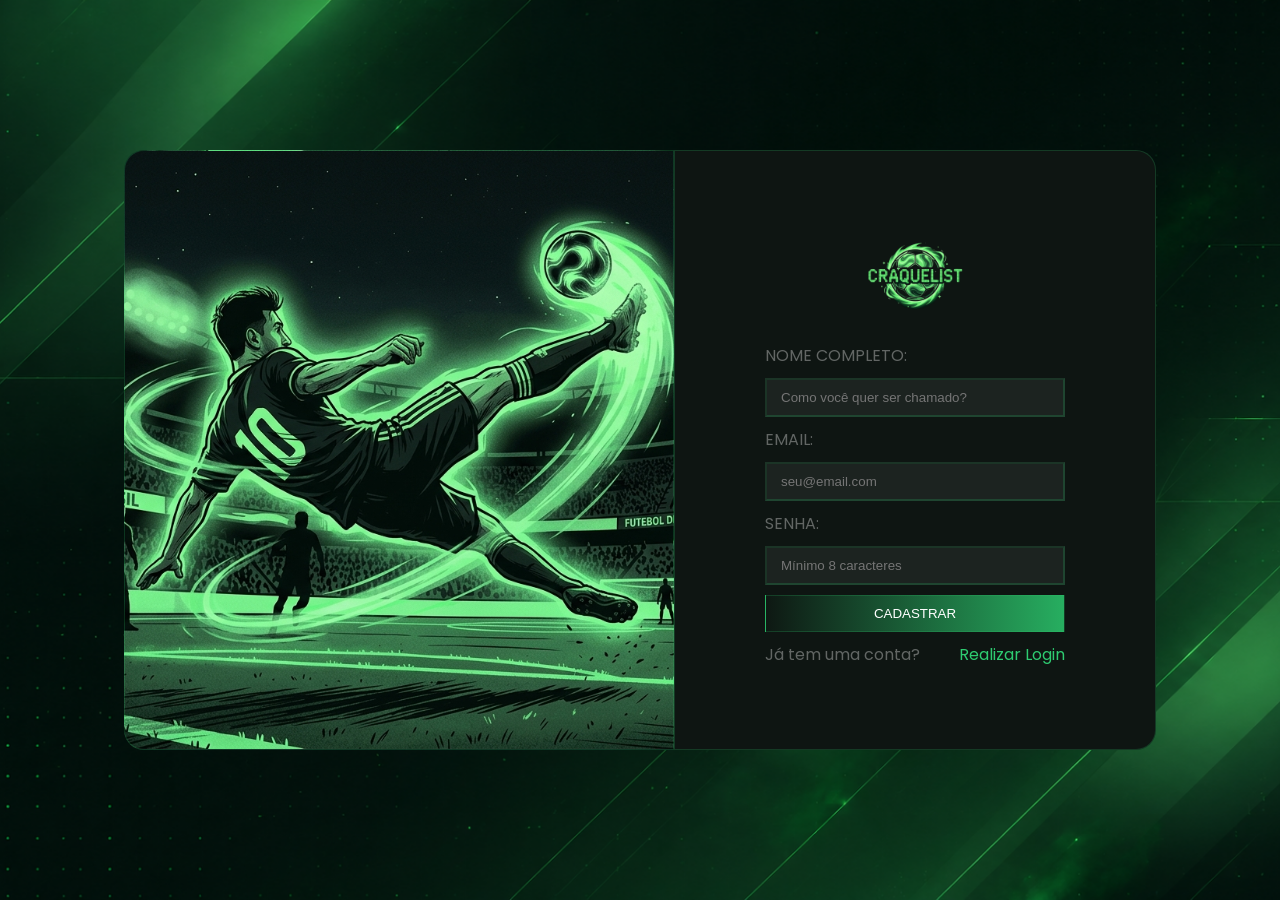
<file: index.html>
<!DOCTYPE html>
<html lang="en">
<head>
    <meta charset="UTF-8">
    <meta name="viewport" content="width=device-width, initial-scale=1.0">
    <title>CraqueList | Cadastro</title>
    <link rel="stylesheet" href="css/style.css">
</head>
<body>
    <main class="ContainerMain">
        <section class="ContainerSectionMain">
            <section class="ContainerImage">
            </section>
            <section>
                <form id="ContainerFormCad">

                    <img src="image/logo.png" alt="logo CraqueList" class="logo">

                    <label for="nome">NOME COMPLETO:</label>
                    <input type="text" name="nome" placeholder="Como você quer ser chamado?">

                    <label for="emai">EMAIL:</label>
                    <input type="email" name="email" placeholder="seu@email.com">

                    <label for="senha">SENHA:</label>
                    <input type="password" name="senha" placeholder="Mínimo 8 caracteres">

                    <input type="submit" value="CADASTRAR" class="buttonCad">

                    <section class="ContainerExecuteLogin">
                        <p>Já tem uma conta?</p>
                        <a href="./pages/login.html">Realizar Login</a>
                    </section>
                    <script src="scripts/cadastro.js"></script>
                </form>
            </section>
        </section>
    </main>
</body>
</html>
</file>
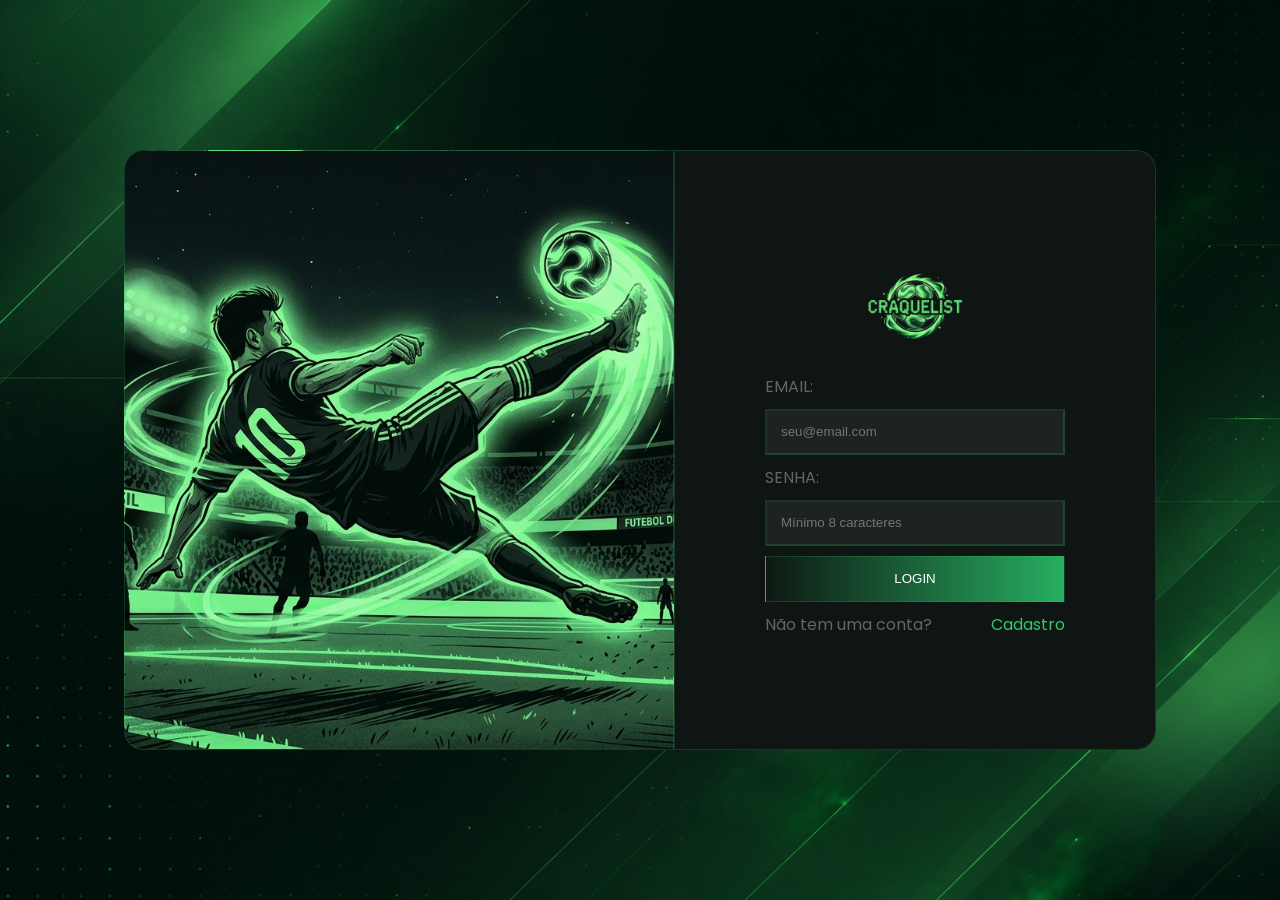
<file: pages/home.html>
<!DOCTYPE html>
<html lang="pt-BR">
<head>
    <meta charset="UTF-8">
    <meta name="viewport" content="width=device-width, initial-scale=1.0">
    <title>CraqueList | Meus Jogadores</title>
    <link href="https://cdn.jsdelivr.net/npm/bootstrap@5.3.0/dist/css/bootstrap.min.css" rel="stylesheet">
    <link rel="stylesheet" href="../css/style.css">
    <style>
        :root {
            --cor-fundo: #060d0a;
            --cor-form: #0e1512;
            --cor-borda: rgba(46, 204, 113, 0.2);
            --cor-input-bg: rgba(255, 255, 255, 0.06);
            --cor-texto: #ffffff;
            --cor-texto-muted: rgba(255, 255, 255, 0.35);
            --verde: #2ecc71;
            --verde-hover: #27ae60;
        }

        body {
            background-color: var(--cor-fundo);
            color: var(--cor-texto);
            font-family: 'Poppins', sans-serif;
        }

        /* NAVBAR */
        .navbar-custom {
            background-color: var(--cor-form);
            border-bottom: 1px solid var(--cor-borda);
            padding: 1rem 0;
        }

        .navbar-brand {
            font-weight: 700;
            color: var(--verde) !important;
            font-size: 1.5rem;
        }

        .nav-link {
            color: var(--cor-texto-muted) !important;
            margin: 0 0.5rem;
            transition: color 0.3s;
        }

        .nav-link:hover {
            color: var(--verde) !important;
        }

        .btn-logout {
            background: linear-gradient(to left, var(--verde), var(--cor-form));
            border: 1px solid var(--cor-borda);
            color: var(--cor-texto);
            padding: 0.5rem 1.5rem;
            border-radius: 5px;
            cursor: pointer;
            transition: all 0.3s;
        }

        .btn-logout:hover {
            background: linear-gradient(to left, var(--verde-hover), var(--cor-form));
            color: var(--cor-texto);
        }

        /* CARROSSEL */
        .carousel-section {
            margin: 3rem 0;
            background-color: var(--cor-form);
            border: 1px solid var(--cor-borda);
            border-radius: 10px;
            padding: 2rem;
        }

        .carousel-item {
            height: 300px;
            background: linear-gradient(135deg, var(--verde), var(--cor-form));
            border-radius: 10px;
            display: flex;
            align-items: center;
            justify-content: center;
            font-size: 2rem;
            font-weight: 700;
            text-align: center;
            border: 1px solid var(--cor-borda);
        }

        /* FILTROS */
        .filters-section {
            background-color: var(--cor-form);
            border: 1px solid var(--cor-borda);
            border-radius: 10px;
            padding: 1.5rem;
            margin: 2rem 0;
        }

        .form-control, .form-select {
            background-color: var(--cor-input-bg);
            border: 1px solid var(--cor-borda);
            color: var(--cor-texto);
        }

        .form-control::placeholder {
            color: var(--cor-placeholder);
        }

        .form-control:focus, .form-select:focus {
            background-color: var(--cor-input-bg);
            border-color: var(--verde);
            color: var(--cor-texto);
            box-shadow: 0 0 0 0.2rem rgba(46, 204, 113, 0.25);
        }

        /* CARDS DE JOGADORES */
        .player-card {
            background-color: var(--cor-form);
            border: 1px solid var(--cor-borda);
            border-radius: 10px;
            padding: 1.5rem;
            transition: all 0.3s;
            cursor: pointer;
        }

        .player-card:hover {
            border-color: var(--verde);
            transform: translateY(-5px);
            box-shadow: 0 5px 15px rgba(46, 204, 113, 0.2);
        }

        .player-flag {
            font-size: 3rem;
            margin-bottom: 1rem;
        }

        .player-name {
            font-weight: 600;
            font-size: 1.2rem;
            color: var(--verde);
            margin-bottom: 0.5rem;
        }

        .player-info {
            font-size: 0.9rem;
            color: var(--cor-texto-muted);
            margin: 0.3rem 0;
        }

        .player-actions {
            display: flex;
            gap: 0.5rem;
            margin-top: 1rem;
        }

        .btn-sm {
            padding: 0.4rem 0.8rem;
            font-size: 0.85rem;
            border-radius: 5px;
            border: none;
            cursor: pointer;
            transition: all 0.3s;
        }

        .btn-edit {
            background-color: var(--verde);
            color: var(--cor-form);
            font-weight: 600;
        }

        .btn-edit:hover {
            background-color: var(--verde-hover);
        }

        .btn-delete {
            background-color: #e74c3c;
            color: white;
            font-weight: 600;
        }

        .btn-delete:hover {
            background-color: #c0392b;
        }

        /* BOTÃO ADICIONAR */
        .btn-add-player {
            background: linear-gradient(to left, var(--verde), var(--cor-form));
            border: 1px solid var(--cor-borda);
            color: var(--cor-texto);
            padding: 0.8rem 1.5rem;
            border-radius: 5px;
            font-weight: 600;
            cursor: pointer;
            transition: all 0.3s;
            margin-bottom: 2rem;
        }

        .btn-add-player:hover {
            background: linear-gradient(to left, var(--verde-hover), var(--cor-form));
            color: var(--cor-texto);
        }

        /* MODAL */
        .modal-content {
            background-color: var(--cor-form);
            border: 1px solid var(--cor-borda);
        }

        .modal-header {
            border-bottom: 1px solid var(--cor-borda);
        }

        .modal-title {
            color: var(--verde);
            font-weight: 700;
        }

        .btn-close {
            filter: brightness(0) invert(1);
        }

        .modal-footer {
            border-top: 1px solid var(--cor-borda);
        }

        .btn-primary {
            background-color: var(--verde);
            border-color: var(--verde);
        }

        .btn-primary:hover {
            background-color: var(--verde-hover);
            border-color: var(--verde-hover);
        }

        .btn-secondary {
            background-color: transparent;
            border: 1px solid var(--cor-borda);
            color: var(--cor-texto);
        }

        .btn-secondary:hover {
            background-color: var(--cor-input-bg);
            border-color: var(--verde);
        }

        /* PERFIL */
        .profile-section {
            background-color: var(--cor-form);
            border: 1px solid var(--cor-borda);
            border-radius: 10px;
            padding: 1.5rem;
            margin: 2rem 0;
        }

        .profile-info {
            display: flex;
            justify-content: space-between;
            align-items: center;
            flex-wrap: wrap;
            gap: 1rem;
        }

        .profile-data {
            flex: 1;
            min-width: 250px;
        }

        .profile-data p {
            margin: 0.5rem 0;
            color: var(--cor-texto-muted);
        }

        .profile-data strong {
            color: var(--verde);
        }

        .btn-edit-profile {
            background-color: var(--verde);
            color: var(--cor-form);
            padding: 0.6rem 1.2rem;
            border: none;
            border-radius: 5px;
            font-weight: 600;
            cursor: pointer;
            transition: all 0.3s;
        }

        .btn-edit-profile:hover {
            background-color: var(--verde-hover);
        }

        /* EMPTY STATE */
        .empty-state {
            text-align: center;
            padding: 3rem 1rem;
            color: var(--cor-texto-muted);
        }

        .empty-state h3 {
            color: var(--verde);
            margin-bottom: 1rem;
        }

        /* RESPONSIVE */
        @media (max-width: 768px) {
            .carousel-item {
                height: 200px;
                font-size: 1.5rem;
            }

            .player-card {
                margin-bottom: 1rem;
            }

            .profile-info {
                flex-direction: column;
            }

            .navbar-brand {
                font-size: 1.2rem;
            }
        }

        /* CONFIRMAÇÃO DE EXCLUSÃO */
        .modal-confirm {
            background-color: var(--cor-form);
            border: 1px solid var(--cor-borda);
            border-radius: 10px;
        }

        .modal-confirm-header {
            border-bottom: 1px solid var(--cor-borda);
            padding: 1.5rem;
        }

        .modal-confirm-body {
            padding: 1.5rem;
            color: var(--cor-texto);
        }

        .modal-confirm-footer {
            border-top: 1px solid var(--cor-borda);
            padding: 1.5rem;
            display: flex;
            gap: 1rem;
            justify-content: flex-end;
        }

        .btn-confirm {
            background-color: #e74c3c;
            color: white;
            padding: 0.6rem 1.5rem;
            border: none;
            border-radius: 5px;
            font-weight: 600;
            cursor: pointer;
        }

        .btn-confirm:hover {
            background-color: #c0392b;
        }

        .btn-cancel {
            background-color: transparent;
            border: 1px solid var(--cor-borda);
            color: var(--cor-texto);
            padding: 0.6rem 1.5rem;
            border-radius: 5px;
            font-weight: 600;
            cursor: pointer;
        }

        .btn-cancel:hover {
            background-color: var(--cor-input-bg);
        }
    </style>
</head>
<body>
    <!-- NAVBAR -->
    <nav class="navbar navbar-custom">
        <div class="container-fluid">
            <span class="navbar-brand">⚽ CraqueList</span>
            <div class="d-flex gap-3 align-items-center">
                <span class="nav-link mb-0" id="userNameNav">Usuário</span>
                <button class="btn-logout" onclick="logout()">Sair</button>
            </div>
        </div>
    </nav>

    <!-- CONTAINER PRINCIPAL -->
    <div class="container mt-5">
        <!-- PERFIL -->
        <div class="profile-section">
            <div class="profile-info">
                <div class="profile-data">
                    <p><strong>Nome:</strong> <span id="profileName">-</span></p>
                    <p><strong>Email:</strong> <span id="profileEmail">-</span></p>
                </div>
                <button class="btn-edit-profile" onclick="openEditProfileModal()">Editar Perfil</button>
            </div>
        </div>

        <!-- CARROSSEL DE SELEÇÕES -->
        <div class="carousel-section">
            <h5 class="mb-3">🌍 Seleções em Destaque</h5>
            <div id="carouselSeleções" class="carousel slide" data-bs-ride="carousel">
                <div class="carousel-inner" id="carouselContent">
                    <!-- Preenchido por JS -->
                </div>
                <button class="carousel-control-prev" type="button" data-bs-target="#carouselSeleções" data-bs-slide="prev">
                    <span class="carousel-control-prev-icon"></span>
                </button>
                <button class="carousel-control-next" type="button" data-bs-target="#carouselSeleções" data-bs-slide="next">
                    <span class="carousel-control-next-icon"></span>
                </button>
            </div>
        </div>

        <!-- FILTROS -->
        <div class="filters-section">
            <div class="row g-3">
                <div class="col-12 col-md-6">
                    <label class="form-label">Filtrar por Seleção</label>
                    <select class="form-select" id="filterCountry" onchange="filterPlayers()">
                        <option value="">Todas as Seleções</option>
                    </select>
                </div>
                <div class="col-12 col-md-6">
                    <label class="form-label">Filtrar por Posição</label>
                    <select class="form-select" id="filterPosition" onchange="filterPlayers()">
                        <option value="">Todas as Posições</option>
                        <option value="Goleiro">Goleiro</option>
                        <option value="Zagueiro">Zagueiro</option>
                        <option value="Lateral">Lateral</option>
                        <option value="Meio-campista">Meio-campista</option>
                        <option value="Atacante">Atacante</option>
                    </select>
                </div>
            </div>
        </div>

        <!-- BOTÃO ADICIONAR -->
        <button class="btn-add-player" onclick="openAddPlayerModal()">+ Adicionar Jogador</button>

        <!-- LISTA DE JOGADORES -->
        <div id="playersList" class="row g-4">
            <!-- Preenchido por JS -->
        </div>
    </div>

    <!-- MODAL ADICIONAR/EDITAR JOGADOR -->
    <div class="modal fade" id="playerModal" tabindex="-1">
        <div class="modal-dialog">
            <div class="modal-content">
                <div class="modal-header">
                    <h5 class="modal-title" id="playerModalTitle">Adicionar Jogador</h5>
                    <button type="button" class="btn-close" data-bs-dismiss="modal"></button>
                </div>
                <div class="modal-body">
                    <form id="playerForm">
                        <div class="mb-3">
                            <label class="form-label">Nome do Jogador</label>
                            <input type="text" class="form-control" id="playerName" required>
                        </div>
                        <div class="mb-3">
                            <label class="form-label">Seleção</label>
                            <select class="form-select" id="playerCountry" required>
                                <option value="">Selecione uma seleção</option>
                            </select>
                        </div>
                        <div class="mb-3">
                            <label class="form-label">Posição</label>
                            <select class="form-select" id="playerPosition" required>
                                <option value="">Selecione uma posição</option>
                                <option value="Goleiro">Goleiro</option>
                                <option value="Zagueiro">Zagueiro</option>
                                <option value="Lateral">Lateral</option>
                                <option value="Meio-campista">Meio-campista</option>
                                <option value="Atacante">Atacante</option>
                            </select>
                        </div>
                    </form>
                </div>
                <div class="modal-footer">
                    <button type="button" class="btn btn-secondary" data-bs-dismiss="modal">Cancelar</button>
                    <button type="button" class="btn btn-primary" onclick="savePlayer()">Salvar</button>
                </div>
            </div>
        </div>
    </div>

    <!-- MODAL EDITAR PERFIL -->
    <div class="modal fade" id="editProfileModal" tabindex="-1">
        <div class="modal-dialog">
            <div class="modal-content">
                <div class="modal-header">
                    <h5 class="modal-title">Editar Perfil</h5>
                    <button type="button" class="btn-close" data-bs-dismiss="modal"></button>
                </div>
                <div class="modal-body">
                    <form id="editProfileForm">
                        <div class="mb-3">
                            <label class="form-label">Nome</label>
                            <input type="text" class="form-control" id="editName" required>
                        </div>
                        <div class="mb-3">
                            <label class="form-label">Email</label>
                            <input type="email" class="form-control" id="editEmail" required>
                        </div>
                    </form>
                </div>
                <div class="modal-footer">
                    <button type="button" class="btn btn-secondary" data-bs-dismiss="modal">Cancelar</button>
                    <button type="button" class="btn btn-primary" onclick="saveProfile()">Salvar</button>
                    <button type="button" class="btn btn-danger" onclick="deleteAccount()">Deletar Conta</button>
                </div>
            </div>
        </div>
    </div>

    <!-- MODAL CONFIRMAÇÃO DE EXCLUSÃO -->
    <div class="modal fade" id="confirmDeleteModal" tabindex="-1">
        <div class="modal-dialog">
            <div class="modal-confirm">
                <div class="modal-confirm-header">
                    <h5 class="modal-title">Confirmar Exclusão</h5>
                </div>
                <div class="modal-confirm-body">
                    <p id="confirmDeleteMessage">Tem certeza que deseja deletar este item?</p>
                </div>
                <div class="modal-confirm-footer">
                    <button type="button" class="btn-cancel" data-bs-dismiss="modal">Cancelar</button>
                    <button type="button" class="btn-confirm" onclick="confirmDelete()">Deletar</button>
                </div>
            </div>
        </div>
    </div>

    <script src="https://cdn.jsdelivr.net/npm/bootstrap@5.3.0/dist/js/bootstrap.bundle.min.js"></script>
    <script src="../scripts/app.js"></script>
</body>
</html>
</file>
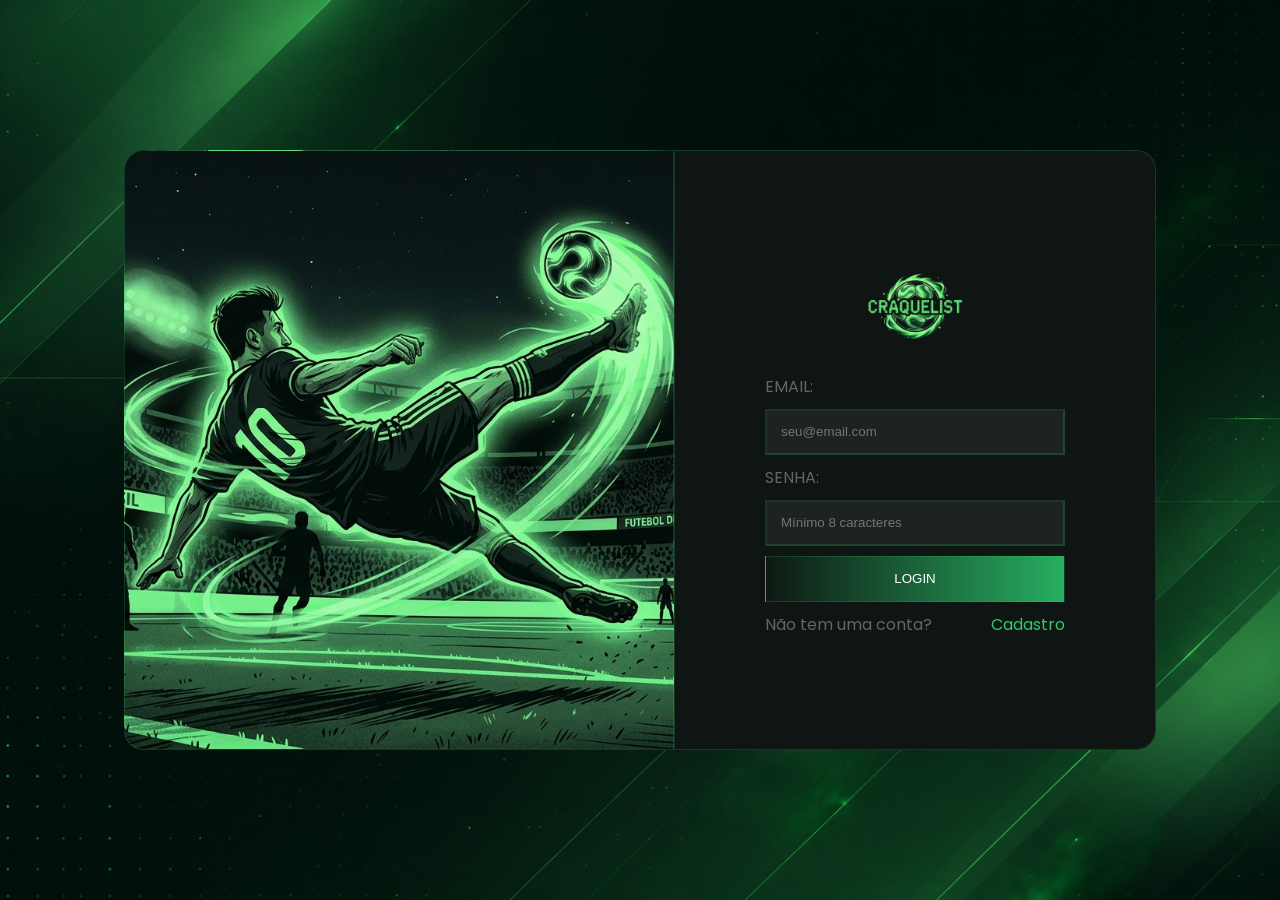
<file: pages/login.html>
<!DOCTYPE html>
<html lang="en">
<head>
    <meta charset="UTF-8">
    <meta name="viewport" content="width=device-width, initial-scale=1.0">
    <title>CraqueList | Login</title>
    <link rel="stylesheet" href="../css/style.css">
</head>
<body>
    <main class="ContainerMain">
        <section class="ContainerSectionMain">
            <section class="ContainerImage">
            </section>
            <section>
                <form action="" id="ContainerFormLogin">

                    <img src="../image/logo.png" alt="logo CraqueList" class="logo">

                    <label for="emai">EMAIL:</label>
                    <input type="email" name="email" placeholder="seu@email.com">

                    <label for="senha">SENHA:</label>
                    <input type="senha" name="senha" placeholder="Mínimo 8 caracteres">

                    <input type="submit" value="LOGIN" class="buttonLogin">

                    <section class="ContainerExecuteLogin">
                        <p>Não tem uma conta?</p>
                        <a href="../index.html"> Cadastro</a>
                    </section>
                    <script src="../scripts/login.js"></script>
                </form>
            </section>
        </section>
    </main>
</body>
</html>
</file>
<file: css/style.css>
@import url('https://fonts.googleapis.com/css2?family=Poppins:ital,wght@0,100;0,200;0,300;0,400;0,500;0,600;0,700;0,800;0,900;1,100;1,200;1,300;1,400;1,500;1,600;1,700;1,800;1,900&display=swap');

*{
    margin: 0;
    padding: 0;
    box-sizing: border-box;
}

body{
    font-family: "Poppins", sans-serif;
    font-weight: 400;
    font-style: normal;
}

:root {
    --cor-fundo:#060d0a;
    --cor-fundo:        #060d0a;
    --cor-form:         #0e1512;
    --cor-borda:        rgba(46, 204, 113, 0.2);
    --cor-input-bg:     rgba(255, 255, 255, 0.06);
    --cor-texto:        #ffffff;
    --cor-texto-muted:  rgba(255, 255, 255, 0.35);
    --cor-placeholder:  rgba(255, 255, 255, 0.25);
    --verde:            #2ecc71;
    --verde-hover:      #27ae60;
}

.ContainerMain{
    display: flex;
    justify-content: center;
    align-items: center;
    min-height: 100vh;
    background-image: url('../image/fundo.png');
    background-position: center;
    background-size: cover;
}

.ContainerSectionMain{
    display: flex;
}

.ContainerImage{
    background-image: url('../image/FUT.png');
    background-position: center;
    background-size: cover;
    padding: 80px;
    width: 550px;
    border: 1px solid rgba(46, 204, 113, 0.2);
    border-top-left-radius: 20px;
    border-bottom-left-radius: 20px;
}

#ContainerFormCad{
    display: flex;
    justify-content: center;
    flex-direction: column;
    background-color: #0e1512;
    border: 1px solid rgba(46, 204, 113, 0.2);
    padding: 90px;
    gap: 10px;
    height: 600px;
    border-top-right-radius: 20px;
    border-bottom-right-radius: 20px;
}
#ContainerFormLogin{
    display: flex;
    justify-content: center;
    flex-direction: column;
    background-color: #0e1512;
    border: 1px solid rgba(46, 204, 113, 0.2);
    padding: 90px;
    gap: 10px;
    height: 600px;
    border-top-right-radius: 20px;
    border-bottom-right-radius: 20px;
}

.logo{
    margin: 0 auto;
    width: 100px;
    height: 100px;
}

label{
    display: flex;
    color: rgba(255, 255, 255, 0.35);
}

input {
    width: 300px;
    height: 46px;
    padding: 10px 14px;
    background-color: var(--cor-input-bg);
    border-color: var(--cor-borda);
    box-sizing: border-box;
    color: var(--cor-placeholder);
}
.buttonCad{
    background:linear-gradient(to left, #27ae60,#0e1813);
    color: var(--cor-texto);
    border: 1px solid var(--cor-borda);
}
.buttonLogin{
    background:linear-gradient(to left, #27ae60,#0e1813);
    color: var(--cor-texto);
    border: 1px solid var(--cor-borda);
}

p{
    color: rgba(255, 255, 255, 0.35);
}

a{
    text-decoration: none;
    color: var(--verde);
}

.ContainerExecuteLogin{
    display: flex;
    justify-content: space-between;
}
</file>
